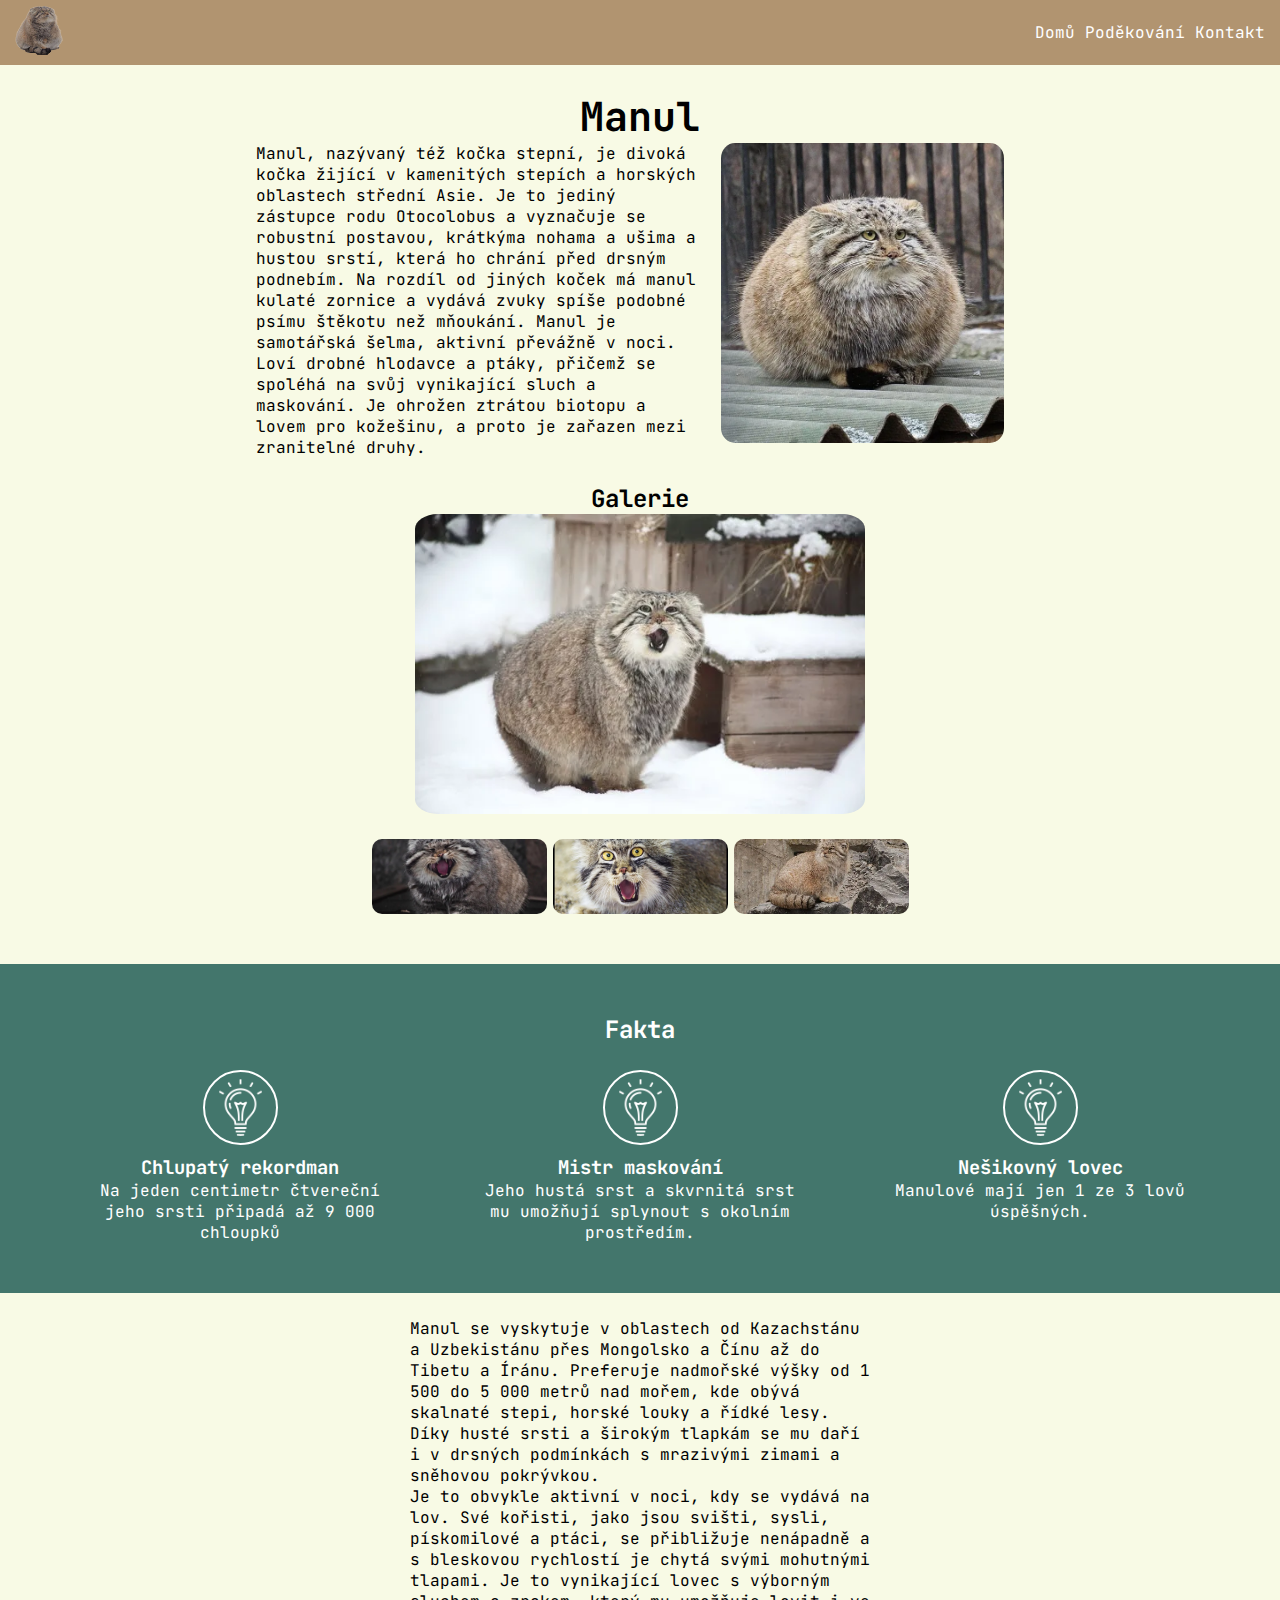
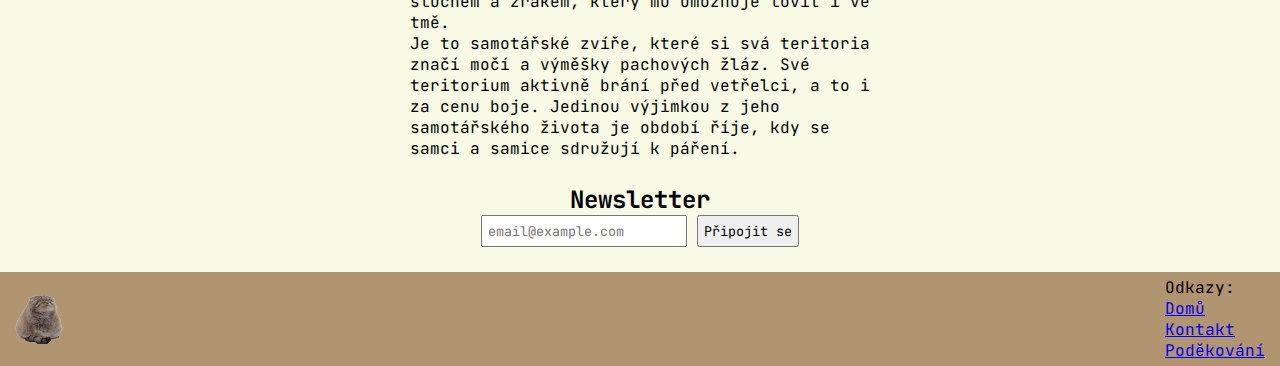
<file: index.html>
<!DOCTYPE html>
<html lang="en">
<head>
    <meta charset="UTF-8">
    <meta name="viewport" content="width=device-width, initial-scale=1.0">
    <link rel="stylesheet" href="style.css">
    <script src="script.js"></script>
    <title>Kočka Manul</title>
</head>
<body>
    <header class="header-barva">
        <a href="index.html" class="logo"><img src="imgs/logo.png" height="50px" width="50px" alt=""></a> <!-- Logo -->
        <nav class="header-nav">
            <ul>
                <li><a href="index.html">Domů</a></li>
                <li><a href="podekovani.html">Poděkování</a></li>
                <li><a href="kontakt.html">Kontakt</a></li>
            </ul>
        </nav> <!-- Hamburger menu -->
    </header>
    <main>
        <section class="primary">
            <h1>Manul</h1>
            <div class="inline">
                <p>Manul, nazývaný též kočka stepní, je divoká kočka žijící v kamenitých stepích a horských oblastech střední Asie. Je to jediný zástupce rodu Otocolobus a vyznačuje se robustní postavou, krátkýma nohama a ušima a hustou srstí, která ho chrání před drsným podnebím. Na rozdíl od jiných koček má manul kulaté zornice a vydává zvuky spíše podobné psímu štěkotu než mňoukání.

                    Manul je samotářská šelma, aktivní převážně v noci. Loví drobné hlodavce a ptáky, přičemž se spoléhá na svůj vynikající sluch a maskování. Je ohrožen ztrátou biotopu a lovem pro kožešinu, a proto je zařazen mezi zranitelné druhy.</p>
                <img src="imgs/manul1.webp" class="fotka" alt="">
            </div>

            <h2>Galerie</h2>
            <img src="imgs/galerie/1.webp" id="slideshow" alt="">
            <div class="galerie">
                <div class="obrazek obrazek1"></div>
                <div class="obrazek obrazek2"></div>
                <div class="obrazek obrazek3"></div>
            </div>

        </section>

        <section class="secondary info-section">
            <h2>Fakta</h2>
            <div class="fakta-container">
                <div>
                    <img src="imgs/zarovka.png" alt="" class="info-icon">
                    <h3>Chlupatý rekordman</h3>
                    <p>Na jeden centimetr čtvereční jeho srsti připadá až 9 000 chloupků</p>
                </div>
                <div>
                    <img src="imgs/zarovka.png" alt="" class="info-icon">
                    <h3>Mistr maskování</h3>
                    <p>Jeho hustá srst a skvrnitá srst mu umožňují splynout s okolním prostředím.</p>
                </div>
                <div>
                    <img src="imgs/zarovka.png" alt="" class="info-icon">
                    <h3>Nešikovný lovec</h3>
                    <p>Manulové mají jen 1 ze 3 lovů úspěšných.</p>
                </div>
            </div>
        </section>

        <section class="primary">
            <p class="yap">Manul se vyskytuje v oblastech od Kazachstánu a Uzbekistánu přes Mongolsko a Čínu až do Tibetu a Íránu. Preferuje nadmořské výšky od 1 500 do 5 000 metrů nad mořem, kde obývá skalnaté stepi, horské louky a řídké lesy. Díky husté srsti a širokým tlapkám se mu daří i v drsných podmínkách s mrazivými zimami a sněhovou pokrývkou.
<br>Je to obvykle aktivní v noci, kdy se vydává na lov. Své kořisti, jako jsou svišti, sysli, pískomilové a ptáci, se přibližuje nenápadně a s bleskovou rychlostí je chytá svými mohutnými tlapami. Je to vynikající lovec s výborným sluchem a zrakem, který mu umožňuje lovit i ve tmě.
<br>Je to samotářské zvíře, které si svá teritoria značí močí a výměšky pachových žláz. Své teritorium aktivně brání před vetřelci, a to i za cenu boje. Jedinou výjimkou z jeho samotářského života je období říje, kdy se samci a samice sdružují k páření.
            </p>

            <h2>Newsletter</h2>
            <form action="" onsubmit="alert('Vas pozadavek byl uspesne zpracovan')">
                <input type="text" class="newsletter-email" placeholder="email@example.com" required> 
                <button class="newsletter-button" >Připojit se</button>
            </form>
        </section>
    </main>

    <footer class="header-barva">
        <img src="imgs/logo.png" height="50px" width="50px" alt="">
        <div> <!-- Container -->
            <p>Odkazy:</p>
            <ul>
                <ol><a href="index.html">Domů</a></ol>
                <ol><a href="kontakt.html">Kontakt</a></ol>
                <ol><a href="podekovani.html">Poděkování</a></ol>
            </ul>
        </div>
    </footer>
</body>
</html>
</file>
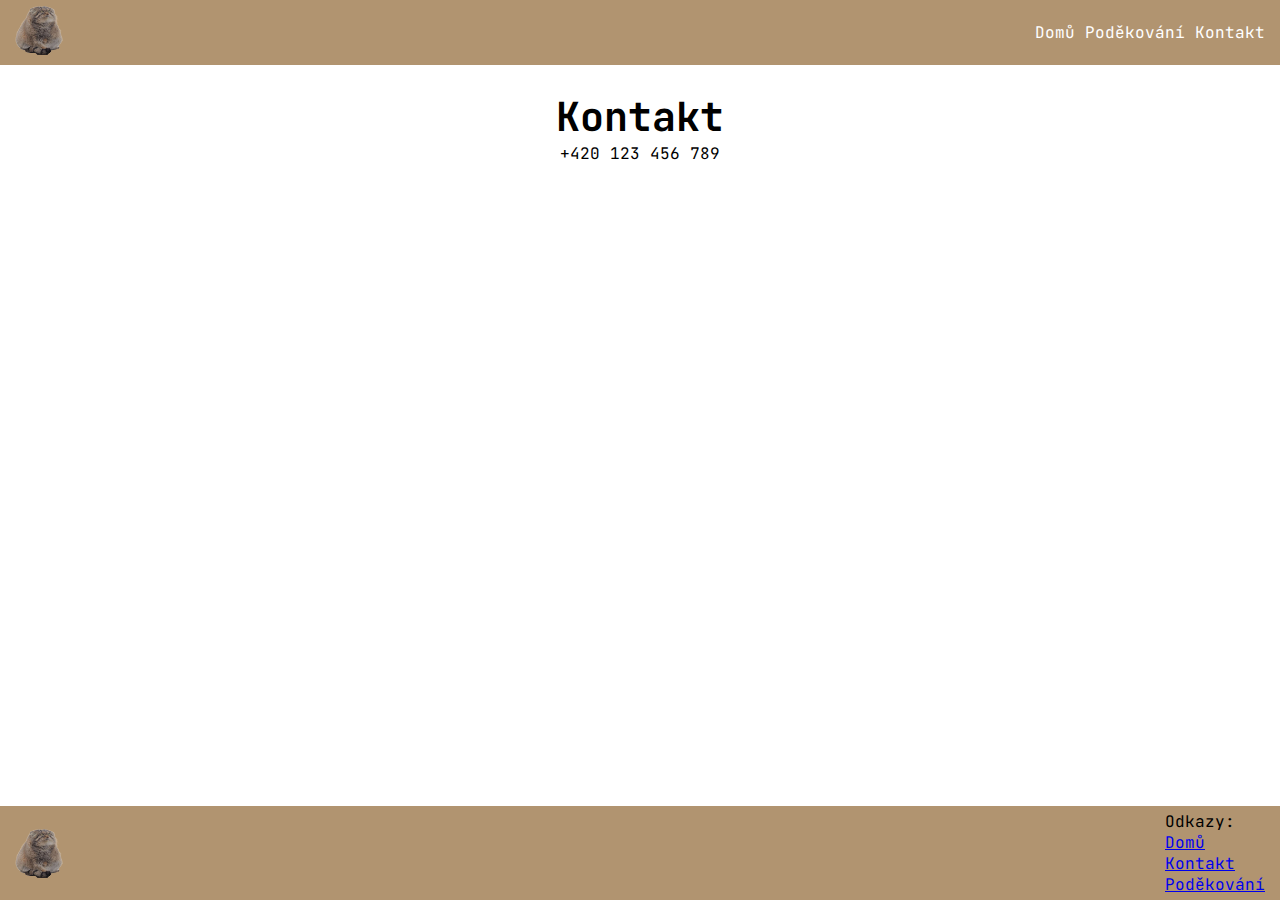
<file: kontakt.html>
<!DOCTYPE html>
<html lang="en">
<head>
    <meta charset="UTF-8">
    <meta name="viewport" content="width=device-width, initial-scale=1.0">
    <link rel="stylesheet" href="style.css">
    <title>Kočka Manul</title>
</head>
<body>
    <header class="header-barva">
        <a href="index.html" class="logo"><img src="imgs/logo.png" height="50px" width="50px" alt=""></a> <!-- Logo -->
        <nav class="header-nav">
            <ul>
                <li><a href="index.html">Domů</a></li>
                <li><a href="podekovani.html">Poděkování</a></li>
                <li><a href="kontakt.html">Kontakt</a></li>
            </ul>
        </nav> <!-- Hamburger menu -->
    </header>
    <main>
        <section>
            <h1>Kontakt</h1>
            <p>+420 123 456 789</p>
        </section>
    </main>

    <footer class="header-barva bottom">
        <img src="imgs/logo.png" height="50px" width="50px" alt="">
        <div> <!-- Container -->
            <p>Odkazy:</p>
            <ul>
                <ol><a href="index.html">Domů</a></ol>
                <ol><a href="kontakt.html">Kontakt</a></ol>
                <ol><a href="podekovani.html">Poděkování</a></ol>
            </ul>
        </div>
    </footer>
</body>
</html>
</file>
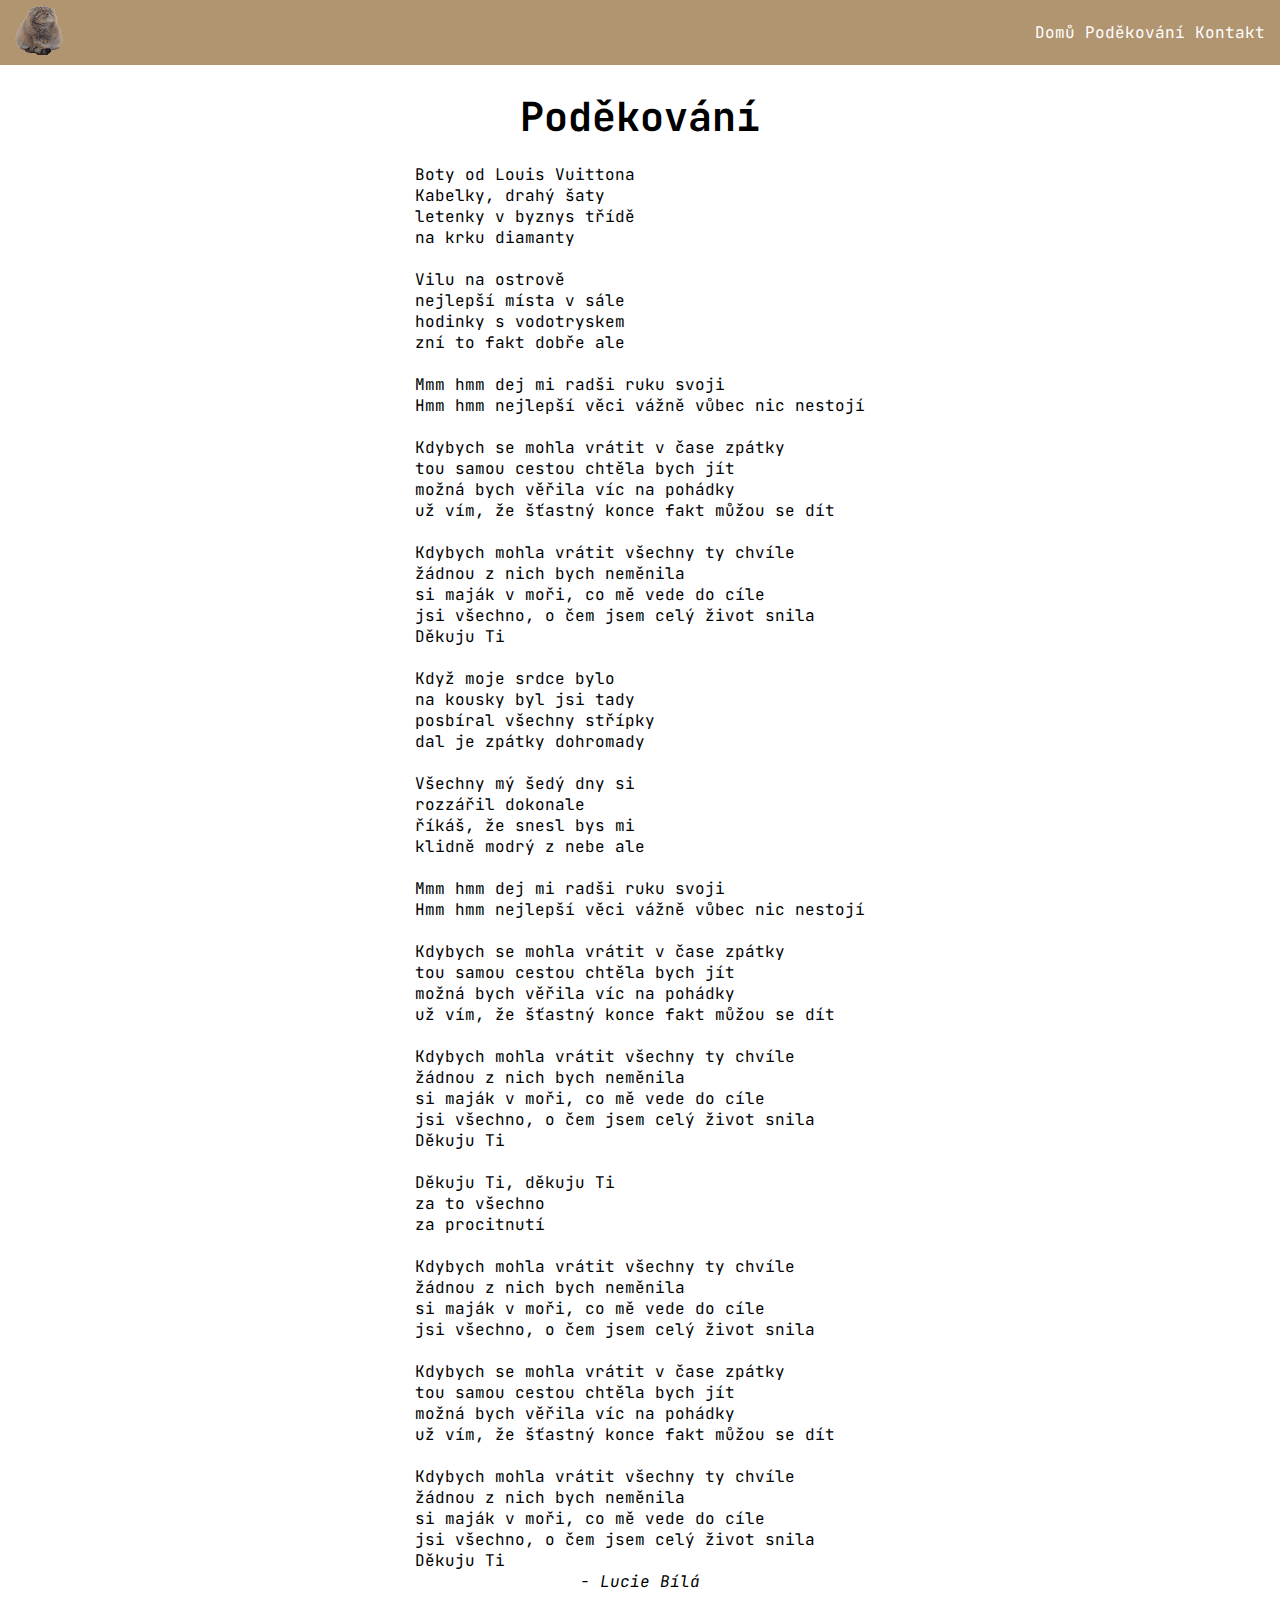
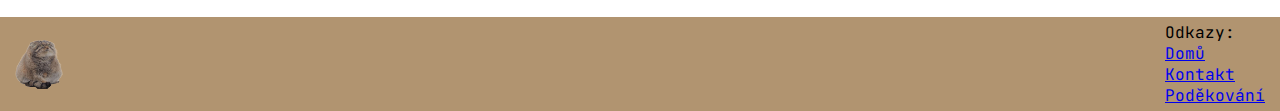
<file: podekovani.html>
<!DOCTYPE html>
<html lang="en">
<head>
    <meta charset="UTF-8">
    <meta name="viewport" content="width=device-width, initial-scale=1.0">
    <link rel="stylesheet" href="style.css">
    <title>Kočka Manul</title>
</head>
<body>
    <header class="header-barva">
        <a href="index.html" class="logo"><img src="imgs/logo.png" height="50px" width="50px" alt=""></a> <!-- Logo -->
        <nav class="header-nav">
            <ul>
                <li><a href="index.html">Domů</a></li>
                <li><a href="podekovani.html">Poděkování</a></li>
                <li><a href="kontakt.html">Kontakt</a></li>
            </ul>
        </nav> <!-- Hamburger menu -->
    </header>
    <main>
        <section>
        <h1>Poděkování</h1>
        <p>
            <br>Boty od Louis Vuittona
            <br>Kabelky, drahý šaty
            <br>letenky v byznys třídě
            <br>na krku diamanty
                    <br>
            <br>Vilu na ostrově
            <br>nejlepší místa v sále
            <br>hodinky s vodotryskem
            <br>zní to fakt dobře ale
                    <br>
            <br>Mmm hmm dej mi radši ruku svoji
            <br>Hmm hmm nejlepší věci vážně vůbec nic nestojí
                    <br>
            <br>Kdybych se mohla vrátit v čase zpátky
            <br>tou samou cestou chtěla bych jít
            <br>možná bych věřila víc na pohádky
            <br>už vím, že šťastný konce fakt můžou se dít
                    <br>
            <br>Kdybych mohla vrátit všechny ty chvíle
            <br>žádnou z nich bych neměnila
            <br>si maják v moři, co mě vede do cíle
            <br>jsi všechno, o čem jsem celý život snila
            <br>Děkuju Ti
                    <br>
            <br>Když moje srdce bylo
            <br>na kousky byl jsi tady
            <br>posbíral všechny střípky
            <br>dal je zpátky dohromady
                    <br>
            <br>Všechny mý šedý dny si
            <br>rozzářil dokonale
            <br>říkáš, že snesl bys mi
            <br>klidně modrý z nebe ale
                    <br>
            <br>Mmm hmm dej mi radši ruku svoji
            <br>Hmm hmm nejlepší věci vážně vůbec nic nestojí
                    <br>
            <br>Kdybych se mohla vrátit v čase zpátky
            <br>tou samou cestou chtěla bych jít
            <br>možná bych věřila víc na pohádky
            <br>už vím, že šťastný konce fakt můžou se dít
                    <br>
            <br>Kdybych mohla vrátit všechny ty chvíle
            <br>žádnou z nich bych neměnila
            <br>si maják v moři, co mě vede do cíle
            <br>jsi všechno, o čem jsem celý život snila
            <br>Děkuju Ti
                    <br>
            <br>Děkuju Ti, děkuju Ti
            <br>za to všechno
            <br>za procitnutí
                    <br>
            <br>Kdybych mohla vrátit všechny ty chvíle
            <br>žádnou z nich bych neměnila
            <br>si maják v moři, co mě vede do cíle
            <br>jsi všechno, o čem jsem celý život snila
                    <br>
            <br>Kdybych se mohla vrátit v čase zpátky
            <br>tou samou cestou chtěla bych jít
            <br>možná bych věřila víc na pohádky
            <br>už vím, že šťastný konce fakt můžou se dít
                    <br>
            <br>Kdybych mohla vrátit všechny ty chvíle
            <br>žádnou z nich bych neměnila
            <br>si maják v moři, co mě vede do cíle
            <br>jsi všechno, o čem jsem celý život snila
            <br>Děkuju Ti
            </p>
            <p><i>- Lucie Bílá</i></p>
            </section>
    </main>

    <footer class="header-barva">
        <img src="imgs/logo.png" height="50px" width="50px" alt="">
        <div> <!-- Container -->
            <p>Odkazy:</p>
            <ul>
                <ol><a href="index.html">Domů</a></ol>
                <ol><a href="kontakt.html">Kontakt</a></ol>
                <ol><a href="podekovani.html">Poděkování</a></ol>
            </ul>
        </div>
    </footer>
</body>
</html>
</file>
<file: style.css>
@import url('https://fonts.googleapis.com/css2?family=JetBrains+Mono&display=swap');

:root{
    --header-background: #B19470;
    --primary: #F8FAE5;
    --secondary: #43766C;
}

*{
    font-family: "JetBrains Mono", Roboto;
    box-sizing: border-box;
    margin: 0;
    padding: 0;
}

input[type="text"]:focus{
    outline: none;
}

.header-barva{
    background-color: var(--header-background);
}
.primary {
    background-color: var(--primary);
}
.secondary {
    background-color: var(--secondary);
    color: white;

}

.inline{
    display: flex;
    justify-content: space-between;
}

/* HEADER */

header{
    display: flex;
    justify-content: space-between;
    align-items: center;
    padding: 5px 15px;
}

.header-nav, .header-nav ul li {
    display: inline-block;
}

.header-nav ul li a{
    text-decoration: none;
    color: white;
    text-decoration: none;
    transition: 0.1s;
}
.header-nav ul li a:hover {
    text-decoration: 2px solid underline;
}


/* MAIN */
section{
    display: flex;
    flex-direction: column;
    align-items: center;
    padding: 25px 20%;
}

h1{
    font-size: 40px;
}
h2{
    margin-top: 25px;
}

.fotka{
    border-radius: 5%;
    width: 50%;
    object-fit: cover;
    max-width: 300px;
    width: 300px;
    height: auto;
    max-height: 300px;
    margin: 0 20px;
}
#slideshow{
    border-radius: 5%;
    max-height: 300px;
}

.galerie{
    width: fit-content;
    display: flex;
    height: 100px;
    gap: 6px;
    margin-top:25px;
    justify-content: center;
}
.obrazek{
    height: 75px;
    width: 175px;
    background-position: center;
    background-size: cover;
    border-radius: 10px;
}
.obrazek1{
    background-image: url("./imgs/galerie/4.webp");
}
.obrazek2{
    background-image: url("./imgs/galerie/3.webp");
}
.obrazek3{
    background-image: url("./imgs/galerie/2.webp");
}

.info-section{
    display: flex;
    flex-direction: column;
    align-items: center;
    gap: 25px;
    padding: 25px 0 50px 0;
}
.info-section .fakta-container{
    display: flex;
    flex-direction: row;
    justify-content: space-evenly;
    width: 100%;
}

.fakta-container > div {
    width: 25%;
    display: flex;
    flex-direction: column;
    align-items: center;
    text-align: center;
}
.info-icon{
    width: 75px;
    height: 75px;
    border-radius: 50%;
    margin-bottom: 10px;
    border: 2px solid white;
    padding: 7px;
}

.yap{
    padding: 0 20%;
}

.newsletter-email{
    padding: 5px
}
.newsletter-button{
    padding: 5px;
}
.newsletter-button:hover{
    cursor:pointer;
}

/* FOOTER */

footer{
    display: flex;
    justify-content: space-between;
    align-items: center;
    padding: 5px 15px;
    width: 100%;
}
.bottom{
    position: absolute;
    bottom: 0;
}
footer img:hover{
    animation: 1s rotate infinite;
}


@keyframes rotate {
    from{
        transform: rotate(0deg);
    }
    to{
        transform: rotate(360deg);
    }
}

@media screen and (max-width: 1000px) {
    *, ::not(footer){
        flex-direction: column;
    }
    .fotka{
        width: 90%;
        margin-bottom: 20px;
    }
    .inline{
        flex-direction: column-reverse;
        align-items: center;
    }

    #slideshow, .galerie{
        max-width: 90%;
    }

    .galerie *:last-child{
        display: none;
    }

    .info-section .fakta-container{
        flex-direction: column;
        align-items: center;
        gap: 50px
    }
    .fakta-container div{
        width: 85%;
    }
    #galerie{
        max-width: 90%;
    }
    section{
        padding: 25px 5%;
    }
    .yap{
        padding: 25px 5%;
    }
}
</file>
